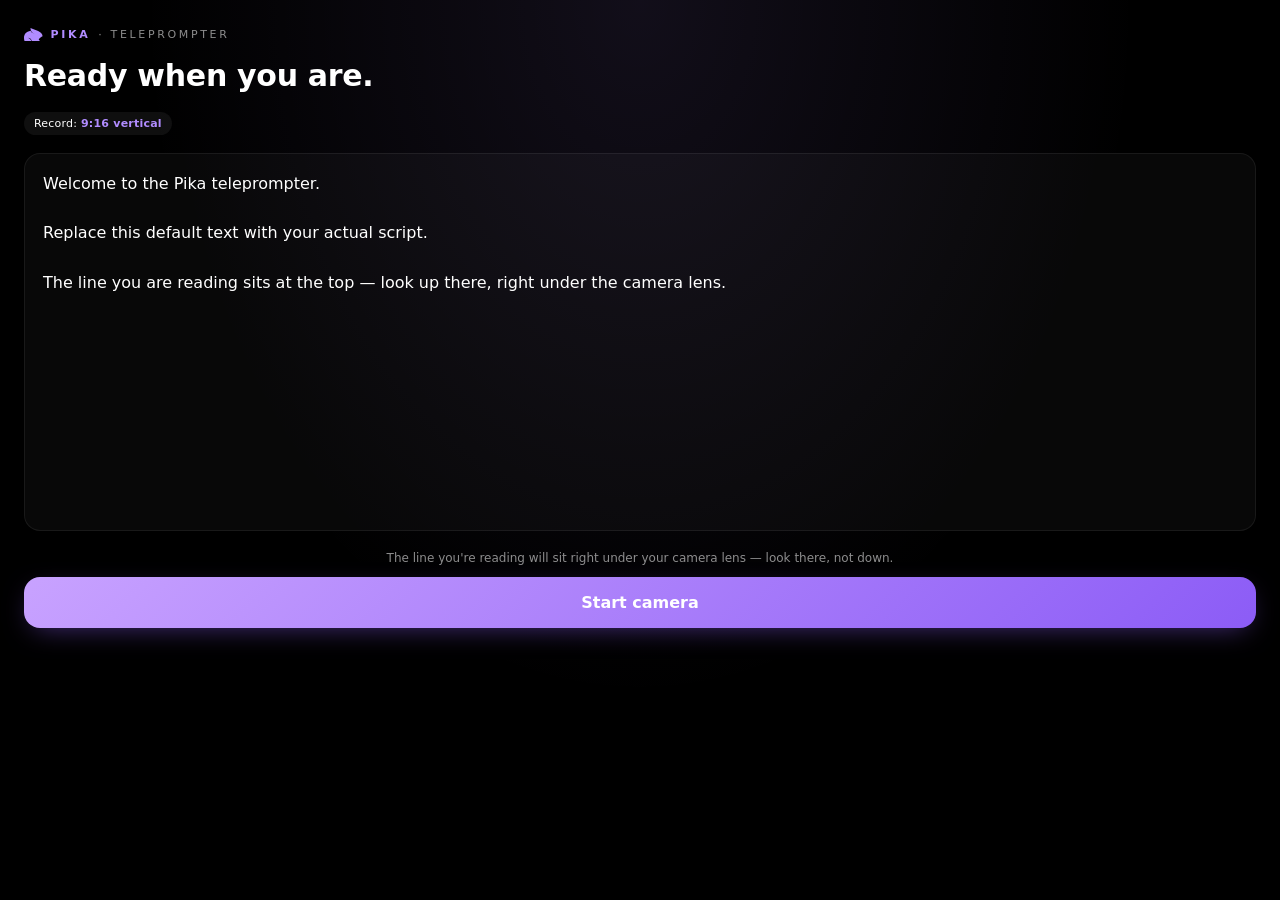
<file: .agents/skills/content-director/formats/teleprompter.html>
<!doctype html>
<html lang="en">
<head>
<meta charset="utf-8">
<meta name="viewport" content="width=device-width, initial-scale=1, maximum-scale=1, user-scalable=no, viewport-fit=cover">
<meta name="apple-mobile-web-app-capable" content="yes">
<meta name="apple-mobile-web-app-status-bar-style" content="black-translucent">
<title>Pika Teleprompter</title>
<style>
  :root {
    --bg: #000;
    --fg: #fff;
    --dim: rgba(255,255,255,0.55);
    --accent: #b18cff;
    --red: #ff3b30;
    --glass: rgba(0,0,0,0.42);
    --glass-strong: rgba(0,0,0,0.72);
    /* Clearance for the "Made on Pika" badge that pika.me overlays bottom-right */
    --badge-clearance: 52px;
  }
  * { box-sizing: border-box; -webkit-tap-highlight-color: transparent; }
  html, body { margin: 0; padding: 0; height: 100%; background: #000; color: #fff; font-family: -apple-system, BlinkMacSystemFont, "SF Pro Text", "Inter", system-ui, sans-serif; overflow: hidden; }
  body { user-select: none; -webkit-user-select: none; }
  [hidden] { display: none !important; }
  button { font-family: inherit; }

  /* ================ START SCREEN ================ */
  #start {
    position: fixed; inset: 0; padding: 28px 24px;
    padding-top: max(28px, env(safe-area-inset-top));
    padding-bottom: calc(max(28px, env(safe-area-inset-bottom)) + var(--badge-clearance));
    display: flex; flex-direction: column; gap: 18px;
    background:
      radial-gradient(ellipse at top, rgba(177,140,255,0.10) 0%, transparent 55%),
      #000;
    overflow-y: auto;
  }
  .brand { font-size: 11px; letter-spacing: 0.24em; text-transform: uppercase; color: var(--dim); display: flex; align-items: center; gap: 8px; }
  .brand b { color: var(--accent); font-weight: 700; }
  .pika-mark { width: auto; height: 13px; color: var(--accent); display: inline-block; flex: 0 0 auto; }
  #start h1 { margin: 0; font-size: 30px; font-weight: 700; letter-spacing: -0.01em; line-height: 1.15; }
  .meta-chips { display: flex; flex-wrap: wrap; gap: 6px; }
  .chip { font-size: 11px; background: rgba(255,255,255,0.06); padding: 5px 10px; border-radius: 999px; color: var(--fg); letter-spacing: 0.02em; }
  .chip b { color: var(--accent); font-weight: 600; }
  #script-preview {
    font-size: 16px; line-height: 1.55; white-space: pre-wrap;
    background: rgba(255,255,255,0.03); border: 1px solid rgba(255,255,255,0.07);
    border-radius: 16px; padding: 18px; max-height: 42vh; overflow-y: auto;
    flex: 1 1 auto; min-height: 100px;
  }
  .start-bottom { display: flex; flex-direction: column; gap: 10px; }
  .start-tip { font-size: 12px; color: var(--dim); text-align: center; line-height: 1.5; }
  .btn-primary {
    width: 100%; padding: 16px; border-radius: 16px; border: 0;
    background: linear-gradient(135deg, #c8a2ff 0%, #8c5cf6 100%); color: #fff;
    font-size: 16px; font-weight: 700; cursor: pointer;
    box-shadow: 0 8px 28px -10px rgba(140,92,246,0.55);
  }
  .btn-primary:active { transform: translateY(1px); }
  .err { color: var(--red); font-size: 13px; text-align: center; padding: 8px 12px; background: rgba(255,59,48,0.08); border: 1px solid rgba(255,59,48,0.25); border-radius: 10px; }

  /* QR section — "Open on phone" */
  .qr-section {
    margin-top: 14px;
    display: flex; flex-direction: row; align-items: center; gap: 14px;
    padding: 14px 14px 14px 16px;
    background: rgba(255,255,255,0.04);
    border: 1px solid rgba(255,255,255,0.08);
    border-radius: 16px;
  }
  .qr-section.hidden { display: none; }
  .qr-info { flex: 1; display: flex; flex-direction: column; gap: 4px; min-width: 0; }
  .qr-label { font-size: 10px; letter-spacing: 0.2em; text-transform: uppercase; color: var(--accent); font-weight: 600; }
  .qr-title { font-size: 14px; font-weight: 600; color: var(--fg); }
  .qr-tip { font-size: 11px; color: var(--dim); line-height: 1.4; }
  .qr-canvas {
    width: 96px; height: 96px;
    background: #fff;
    padding: 6px;
    border-radius: 10px;
    flex: 0 0 96px;
    display: flex; align-items: center; justify-content: center;
  }
  .qr-canvas img { width: 100%; height: 100%; display: block; image-rendering: pixelated; }
  @media (min-width: 560px) {
    .qr-canvas { width: 128px; height: 128px; flex-basis: 128px; }
  }

  /* ================ RECORD SCREEN ================ */
  #stage { position: fixed; inset: 0; background: #000; }
  #camera {
    position: absolute; inset: 0; width: 100%; height: 100%;
    object-fit: cover; background: #000;
  }
  #camera.mirror { transform: scaleX(-1); }

  /* Tiny "↑ camera" dot at top center — reminds where to look */
  #lens {
    position: absolute; top: max(10px, env(safe-area-inset-top)); left: 50%;
    transform: translateX(-50%); z-index: 5;
    display: flex; align-items: center; gap: 6px;
    font-size: 10px; letter-spacing: 0.2em; text-transform: uppercase;
    color: rgba(255,255,255,0.7);
    background: rgba(0,0,0,0.4); backdrop-filter: blur(12px); -webkit-backdrop-filter: blur(12px);
    padding: 5px 11px 5px 9px; border-radius: 999px; pointer-events: none;
    border: 1px solid rgba(255,255,255,0.1);
    transition: opacity 0.3s;
  }
  #lens .dot { width: 5px; height: 5px; border-radius: 50%; background: var(--accent); box-shadow: 0 0 8px var(--accent); }

  /* Corner buttons */
  .corner { position: absolute; z-index: 9; }
  .corner.tl { top: max(10px, env(safe-area-inset-top)); left: 10px; }
  .corner.tr { top: max(10px, env(safe-area-inset-top)); right: 10px; }
  .icon-btn {
    width: 40px; height: 40px; border-radius: 50%; border: 0;
    background: var(--glass); color: var(--fg);
    backdrop-filter: blur(14px); -webkit-backdrop-filter: blur(14px);
    display: flex; align-items: center; justify-content: center;
    font-size: 16px; cursor: pointer;
    border: 1px solid rgba(255,255,255,0.08);
  }
  .icon-btn:active { transform: scale(0.94); }
  .icon-btn.on { color: var(--accent); border-color: rgba(177,140,255,0.4); }

  /* Prompter window — anchored to the very top edge of the screen so the dark gradient
     starts at the top and fades seamlessly into the camera feed. No hard horizontal edge. */
  #prompter-window {
    position: absolute; left: 0; right: 0;
    top: 0;
    height: 58vh;
    overflow: hidden;
    pointer-events: none;
    /* Fade the bottom edge to transparent so lines dissolve into the camera below */
    mask-image: linear-gradient(180deg, #000 0%, #000 72%, transparent 100%);
    -webkit-mask-image: linear-gradient(180deg, #000 0%, #000 72%, transparent 100%);
  }
  /* Soft dark vignette — strongest at top, fully clear by the bottom of the window */
  #prompter-window::before {
    content: "";
    position: absolute; inset: 0;
    background: linear-gradient(180deg, rgba(0,0,0,0.62) 0%, rgba(0,0,0,0.5) 28%, rgba(0,0,0,0.28) 55%, rgba(0,0,0,0) 100%);
    pointer-events: none;
  }
  #prompter {
    position: absolute; left: 0; right: 0; top: 0;
    /* Top padding reserves space for the "↑ camera" pill so first line clears it */
    padding: calc(max(12px, env(safe-area-inset-top)) + 48px) 22px 60vh 22px;
    text-align: center;
    will-change: transform;
  }
  .line {
    font-weight: 700; line-height: 1.28; margin: 0 0 0.45em;
    color: rgba(255,255,255,0.9);
    text-shadow:
      0 1px 2px rgba(0,0,0,0.95),
      0 2px 14px rgba(0,0,0,0.85),
      0 0 24px rgba(0,0,0,0.6);
    letter-spacing: -0.005em;
  }

  /* Read-zone glow — subtle horizontal accent + arrow pointing up at the lens */
  #readzone {
    position: absolute; left: 50%; transform: translateX(-50%);
    width: 56px; height: 0;
    border-top: 2px solid var(--accent);
    box-shadow: 0 0 14px var(--accent), 0 -2px 12px var(--accent);
    border-radius: 2px; pointer-events: none; z-index: 4;
    opacity: 0.85;
  }

  /* ================ BOTTOM CONTROL BAR ================ */
  #controls {
    position: absolute; left: 0; right: 0; bottom: 0;
    padding: 10px 16px calc(max(16px, env(safe-area-inset-bottom)) + var(--badge-clearance));
    z-index: 8;
    display: flex; flex-direction: column; align-items: stretch; gap: 10px;
    background: linear-gradient(0deg, rgba(0,0,0,0.72) 0%, rgba(0,0,0,0.42) 60%, rgba(0,0,0,0.0) 100%);
  }
  .control-row { display: flex; align-items: center; justify-content: center; gap: 28px; }
  #reshoot, #settings-btn { width: 48px; height: 48px; font-size: 18px; background: var(--glass); }
  #reshoot { border: 1px solid rgba(255,255,255,0.1); border-radius: 50%; color: var(--fg); display: flex; align-items: center; justify-content: center; cursor: pointer; backdrop-filter: blur(14px); -webkit-backdrop-filter: blur(14px); }
  #settings-btn { border: 1px solid rgba(255,255,255,0.1); border-radius: 50%; color: var(--fg); display: flex; align-items: center; justify-content: center; cursor: pointer; backdrop-filter: blur(14px); -webkit-backdrop-filter: blur(14px); }
  #reshoot:active, #settings-btn:active { transform: scale(0.94); }

  /* Live sliders — sit above the button row, always visible during recording.
     Stacked vertically on phone screens so SIZE never gets clipped; side-by-side on tablet+. */
  .live-sliders { display: flex; flex-direction: column; gap: 8px; padding: 0 4px; }
  @media (min-width: 560px) { .live-sliders { flex-direction: row; align-items: center; gap: 10px; } }
  .live-slider {
    flex: 1; display: flex; align-items: center; gap: 10px;
    background: var(--glass);
    backdrop-filter: blur(14px); -webkit-backdrop-filter: blur(14px);
    border: 1px solid rgba(255,255,255,0.08);
    border-radius: 999px;
    padding: 7px 14px;
    min-width: 0;
  }
  .live-slider label {
    font-size: 9px; letter-spacing: 0.2em; text-transform: uppercase;
    color: rgba(255,255,255,0.55); min-width: 32px;
  }
  .live-slider input[type=range] {
    flex: 1; accent-color: var(--accent);
    height: 18px; min-width: 0; background: transparent;
  }
  .live-slider .val { font-size: 10px; color: var(--fg); min-width: 28px; text-align: right; font-variant-numeric: tabular-nums; opacity: 0.85; }

  #rec-btn {
    width: 78px; height: 78px; border-radius: 50%;
    border: 4px solid rgba(255,255,255,0.95);
    background: var(--red);
    display: flex; align-items: center; justify-content: center;
    cursor: pointer; transition: transform 0.15s, background 0.15s;
    box-shadow: 0 0 0 6px rgba(0,0,0,0.25);
    position: relative;
  }
  #rec-btn .core {
    width: 58px; height: 58px; border-radius: 50%;
    background: var(--red); transition: all 0.2s ease;
  }
  #rec-btn[data-rec="true"] .core { width: 24px; height: 24px; border-radius: 7px; background: #fff; }
  #rec-btn:active { transform: scale(0.95); }

  /* Recording indicator — lives inside #controls (above the sliders), out of the prompter area */
  #rec-indicator {
    align-self: center;
    background: rgba(255,59,48,0.96); padding: 5px 12px; border-radius: 999px;
    font-size: 11px; font-weight: 700; letter-spacing: 0.1em;
    display: none; align-items: center; gap: 7px;
    font-variant-numeric: tabular-nums;
    margin-bottom: 2px;
  }
  #rec-indicator.show { display: inline-flex; }
  #rec-indicator .dot { width: 7px; height: 7px; border-radius: 50%; background: #fff; animation: blink 1s infinite; }
  @keyframes blink { 50% { opacity: 0.25; } }

  /* Countdown overlay */
  #countdown {
    position: absolute; inset: 0; display: none;
    align-items: center; justify-content: center;
    background: rgba(0,0,0,0.55); z-index: 20;
  }
  #countdown.show { display: flex; }
  #countdown .num {
    font-size: 200px; font-weight: 800; color: #fff;
    text-shadow: 0 8px 60px rgba(177,140,255,0.65), 0 0 20px rgba(0,0,0,0.5);
    font-variant-numeric: tabular-nums;
    animation: pop 0.9s ease;
  }
  @keyframes pop { 0% { transform: scale(0.6); opacity: 0; } 30% { transform: scale(1.0); opacity: 1; } 100% { transform: scale(0.9); opacity: 0; } }

  /* ================ SETTINGS SHEET ================ */
  #settings-sheet {
    position: absolute; left: 0; right: 0; bottom: 0;
    background: rgba(20,20,22,0.94);
    backdrop-filter: blur(28px); -webkit-backdrop-filter: blur(28px);
    border-top-left-radius: 28px; border-top-right-radius: 28px;
    padding: 12px 20px max(28px, env(safe-area-inset-bottom));
    z-index: 30;
    transform: translateY(100%); transition: transform 0.28s cubic-bezier(0.32, 0.72, 0, 1);
    border-top: 1px solid rgba(255,255,255,0.08);
  }
  #settings-sheet.open { transform: translateY(0); }
  .handle { width: 36px; height: 4px; background: rgba(255,255,255,0.22); border-radius: 999px; margin: 0 auto 14px; }
  .sheet-title { font-size: 12px; letter-spacing: 0.18em; text-transform: uppercase; color: var(--dim); margin-bottom: 14px; text-align: center; }
  .setting { display: flex; align-items: center; gap: 14px; padding: 10px 0; border-bottom: 1px solid rgba(255,255,255,0.05); }
  .setting:last-child { border-bottom: 0; }
  .setting-label { font-size: 14px; color: var(--fg); flex: 0 0 84px; }
  .setting-control { flex: 1; display: flex; align-items: center; gap: 10px; }
  .setting-control input[type=range] { flex: 1; accent-color: var(--accent); }
  .setting-control .val { font-size: 13px; color: var(--dim); min-width: 40px; text-align: right; font-variant-numeric: tabular-nums; }
  .toggle {
    width: 44px; height: 26px; background: rgba(255,255,255,0.14); border-radius: 999px;
    position: relative; cursor: pointer; transition: background 0.18s;
  }
  .toggle::after {
    content: ""; position: absolute; top: 2px; left: 2px;
    width: 22px; height: 22px; border-radius: 50%; background: #fff;
    transition: transform 0.18s;
  }
  .toggle.on { background: var(--accent); }
  .toggle.on::after { transform: translateX(18px); }
  #settings-close { width: 100%; padding: 14px; margin-top: 14px; border-radius: 14px; border: 0; background: rgba(255,255,255,0.1); color: #fff; font-size: 14px; font-weight: 600; cursor: pointer; }

  /* Sheet backdrop */
  #sheet-backdrop {
    position: absolute; inset: 0; background: rgba(0,0,0,0.4);
    z-index: 25; display: none; opacity: 0; transition: opacity 0.2s;
  }
  #sheet-backdrop.show { display: block; opacity: 1; }

  /* ================ PREVIEW SCREEN ================ */
  #preview { position: fixed; inset: 0; background: #000; display: none; flex-direction: column; }
  #preview.show { display: flex; }
  #playback { flex: 1; width: 100%; height: 100%; background: #000; object-fit: contain; }
  .preview-actions {
    position: absolute; left: 0; right: 0; bottom: 0;
    padding: 14px 16px calc(max(20px, env(safe-area-inset-bottom)) + var(--badge-clearance));
    background: linear-gradient(0deg, rgba(0,0,0,0.92) 0%, rgba(0,0,0,0.5) 65%, rgba(0,0,0,0) 100%);
    display: grid; grid-template-columns: 1fr 1fr; gap: 10px;
  }
  .btn-ghost { padding: 14px; border-radius: 14px; border: 1px solid rgba(255,255,255,0.16); background: rgba(255,255,255,0.06); color: #fff; font-size: 14px; font-weight: 600; cursor: pointer; }
  .share-status { position: absolute; top: max(20px, env(safe-area-inset-top)); left: 50%; transform: translateX(-50%); background: rgba(0,0,0,0.75); padding: 8px 14px; border-radius: 999px; font-size: 12px; z-index: 7; backdrop-filter: blur(14px); -webkit-backdrop-filter: blur(14px); }
  .share-status.ok { color: #34c759; }
  .share-status.err { color: var(--red); }
</style>
</head>
<body>

<!-- ============ START ============ -->
<div id="start">
  <div class="brand"><svg class="pika-mark" viewBox="0 0 3000 2097.8" aria-hidden="true"><path fill="currentColor" d="M82.6,2097.9h1083.3c-17.5-175.1-143.1-367-450.2-497.8v-12.9c357.9,109.5,486.6,296.5,539.1,510.6h1336.4 l-215-183.3c125.7-393.4,623.8-579.4,623.8-579.4c-17.6-315.6-180.1-609.8-723.5-848.1L1040.7,0c41.5,519.1,226.5,816.8,690.4,889.8 v12.7c-322.3-7.9-546-151.1-659.5-445.7v-0.1C87.2,636.4-150.1,1385.8,82.6,2097.9z"/></svg> <b>PIKA</b> · TELEPROMPTER</div>
  <h1 id="start-title">Ready when you are.</h1>
  <div class="meta-chips" id="meta"></div>
  <div id="script-preview">Loading…</div>
  <div class="qr-section hidden" id="qr-section">
    <div class="qr-info">
      <div class="qr-label">📱 OPEN ON PHONE</div>
      <div class="qr-title">Scan to record on mobile</div>
      <div class="qr-tip">Same script, just better camera and a more comfortable framing.</div>
    </div>
    <div class="qr-canvas" id="qr-canvas"></div>
  </div>

  <div class="start-bottom">
    <div class="start-tip">The line you're reading will sit right under your camera lens — look there, not down.</div>
    <button class="btn-primary" id="start-btn">Start camera</button>
    <div class="err" id="start-err" hidden></div>
  </div>
</div>

<!-- ============ RECORD STAGE ============ -->
<div id="stage" hidden>
  <video id="camera" autoplay muted playsinline></video>

  <div id="lens"><span class="dot"></span> camera</div>

  <div id="prompter-window">
    <div id="prompter"></div>
  </div>
  <div id="readzone"></div>

  <div class="corner tl">
    <button class="icon-btn" id="close-btn" title="Back">✕</button>
  </div>
  <div class="corner tr">
    <button class="icon-btn on" id="mirror-btn" title="Mirror">⇋</button>
  </div>

  <div id="countdown"><div class="num">3</div></div>

  <div id="controls">
    <div id="rec-indicator"><span class="dot"></span><span id="rec-time">00:00</span></div>
    <div class="live-sliders">
      <div class="live-slider">
        <label>SPEED</label>
        <input type="range" id="speed-range" min="60" max="240" value="140" step="5" aria-label="Speed">
        <span class="val"><span id="speed-val">140</span></span>
      </div>
      <div class="live-slider">
        <label>SIZE</label>
        <input type="range" id="size-range" min="22" max="46" value="30" step="1" aria-label="Size">
        <span class="val"><span id="size-val">30</span></span>
      </div>
    </div>
    <div class="control-row">
      <button id="reshoot" title="Re-shoot">⟲</button>
      <button id="rec-btn" data-rec="false" title="Record"><span class="core"></span></button>
      <button id="settings-btn" title="Settings">⚙</button>
    </div>
  </div>

  <div id="sheet-backdrop"></div>
  <div id="settings-sheet">
    <div class="handle"></div>
    <div class="sheet-title">Settings</div>
    <div class="setting">
      <div class="setting-label">Mirror</div>
      <div class="setting-control"><div class="toggle on" id="mirror-toggle"></div></div>
    </div>
    <div class="setting">
      <div class="setting-label">Manual</div>
      <div class="setting-control"><div class="toggle" id="manual-toggle"></div></div>
    </div>
    <button id="settings-close">Done</button>
  </div>
</div>

<!-- ============ PREVIEW ============ -->
<div id="preview">
  <video id="playback" controls playsinline></video>
  <div class="share-status" id="share-status" hidden></div>
  <div class="preview-actions" id="preview-actions">
    <button class="btn-ghost" id="reshoot-from-preview">Re-shoot</button>
    <button class="btn-primary" id="share-btn">Share</button>
  </div>
</div>

<script>
(() => {
  // ============ PARAMS ============
  // Preferred path: /r?t=... fetches script + upload_url + aspect_ratio from MCP.
  // Legacy/local fallback: plain URL params carry script metadata and #upload carries upload_url.
  const params = new URLSearchParams(location.search);
  const hashParams = new URLSearchParams(location.hash ? location.hash.replace(/^#/, '') : '');
  const pick = (key, fallback) => {
    const v = params.get(key);
    if (v !== null && v !== '') return v;
    return fallback;
  };
  const pickSecret = (key, fallback) => {
    const v = hashParams.get(key);
    if (v !== null && v !== '') return v;
    return fallback;
  };
  const ALLOWED_MCP_ORIGINS = new Set([
    'https://mcp.pika.me',
    'https://staging-mcp.pika.bot',
    'http://localhost:3000',
    'http://127.0.0.1:3000'
  ]);
  const DEFAULT_MCP_ORIGIN = 'https://mcp.pika.me';
  function safeMcpOrigin(raw) {
    const candidate = raw || DEFAULT_MCP_ORIGIN;
    try {
      const url = new URL(candidate);
      const origin = url.origin;
      return ALLOWED_MCP_ORIGINS.has(origin) ? origin : DEFAULT_MCP_ORIGIN;
    } catch (e) {
      return DEFAULT_MCP_ORIGIN;
    }
  }
  function safeUploadUrl(raw) {
    if (!raw) return '';
    try {
      const url = new URL(raw);
      if (!ALLOWED_MCP_ORIGINS.has(url.origin)) return '';
      if (!/^\/api\/upload-return\/[A-Za-z0-9_-]{24,128}$/.test(url.pathname)) return '';
      url.hash = '';
      return url.toString();
    } catch (e) {
      return '';
    }
  }
  function safeCompleteUrl(raw, uploadOrigin) {
    if (!raw) return '';
    try {
      const url = new URL(raw);
      if (url.origin !== uploadOrigin) return '';
      if (!/^\/api\/upload-return\/[A-Za-z0-9_-]{24,128}\/complete$/.test(url.pathname)) return '';
      url.hash = '';
      return url.toString();
    } catch (e) {
      return '';
    }
  }
  let script = (pick('script', pick('s', "Welcome to the Pika teleprompter.\n\nReplace this default text with your actual script.\n\nThe line you are reading sits at the top — look up there, right under the camera lens."))).trim();
  let handle = pick('handle', '');
  let trend = pick('trend', '');
  let format = pick('format', '');
  let sessionId = pick('session', (crypto.randomUUID ? crypto.randomUUID() : String(Date.now())));
  let uploadUrl = safeUploadUrl(pickSecret('upload', ''));
  const DEFAULT_ASPECT_RATIO = '9:16';
  const ASPECT_RATIO_PRESETS = {
    '9:16': { width: 1080, height: 1920, label: '9:16 vertical' },
    '16:9': { width: 1920, height: 1080, label: '16:9 landscape' },
    '1:1': { width: 1080, height: 1080, label: '1:1 square' },
    '4:5': { width: 1080, height: 1350, label: '4:5 portrait' }
  };
  const RECORD_FPS = 30;
  function normalizeAspectRatio(value) {
    return ASPECT_RATIO_PRESETS[value] ? value : DEFAULT_ASPECT_RATIO;
  }
  let aspectRatio = normalizeAspectRatio(pick('aspect_ratio', pick('aspect', DEFAULT_ASPECT_RATIO)));
  function recordPreset() {
    return ASPECT_RATIO_PRESETS[aspectRatio] || ASPECT_RATIO_PRESETS[DEFAULT_ASPECT_RATIO];
  }

  // ============ STATE ============
  const $ = sel => document.querySelector(sel);
  const startEl = $('#start');
  const stageEl = $('#stage');
  const previewEl = $('#preview');
  const cameraEl = $('#camera');
  const prompterEl = $('#prompter');
  const prompterWin = $('#prompter-window');
  const readzoneEl = $('#readzone');
  const recBtn = $('#rec-btn');
  const reshootBtn = $('#reshoot');
  const settingsBtn = $('#settings-btn');
  const settingsSheet = $('#settings-sheet');
  const sheetBackdrop = $('#sheet-backdrop');
  const closeBtn = $('#close-btn');
  const mirrorBtn = $('#mirror-btn');
  const mirrorToggle = $('#mirror-toggle');
  const manualToggle = $('#manual-toggle');
  const speedRange = $('#speed-range');
  const sizeRange = $('#size-range');
  const speedValEl = $('#speed-val');
  const sizeValEl = $('#size-val');
  const recIndicator = $('#rec-indicator');
  const recTimeEl = $('#rec-time');
  const countdownEl = $('#countdown');
  const countdownNum = countdownEl.querySelector('.num');
  const lensEl = $('#lens');
  const playback = $('#playback');
  const shareStatus = $('#share-status');

  let mediaStream = null;
  let mediaRecorder = null;
  let recordedChunks = [];
  let recordedBlob = null;
  let isUploading = false;
  let isRecording = false;
  let isScrolling = false; // prompter only scrolls during recording
  let manualMode = false;
  let mirrored = true;
  let lastFrame = 0;
  let scrollY = 0;
  let wpm = 140;
  let fontPx = 30;
  let recStartTs = 0;
  let recTimerInt = null;
  let lineEls = [];
  // Mirror-recording (canvas-based) state
  let mirrorCanvas = null;
  let mirrorRAF = 0;
  let mirrorStream = null;

  async function loadRemoteHandoff() {
    const token = params.get('t');
    if (!token) return;
    const mcpOrigin = safeMcpOrigin(params.get('mcp'));
    const endpoint = mcpOrigin + '/api/teleprompter-handoff?t=' + encodeURIComponent(token);
    const res = await fetch(endpoint, {
      method: 'GET',
      headers: { 'Accept': 'application/json' },
      cache: 'no-store'
    });
    let data = {};
    try { data = await res.json(); } catch (e) {}
    if (!res.ok) {
      throw new Error(data.message || data.error || ('HTTP ' + res.status));
    }
    if (typeof data.script !== 'string' || !data.script.trim()) {
      throw new Error('Handoff response missing script');
    }
    script = data.script.trim();
    handle = typeof data.handle === 'string' ? data.handle : '';
    trend = typeof data.trend === 'string' ? data.trend : '';
    format = typeof data.format === 'string' ? data.format : '';
    aspectRatio = normalizeAspectRatio(typeof data.aspect_ratio === 'string' ? data.aspect_ratio : '');
    uploadUrl = safeUploadUrl(typeof data.upload_url === 'string' ? data.upload_url : '');
    sessionId = token.slice(0, 12);
    if (!uploadUrl) throw new Error('Handoff response missing safe upload_url');
  }

  // ============ INIT START SCREEN ============
  function initStart() {
    const titleParts = [];
    if (handle) titleParts.push('@' + handle.replace(/^@/, ''));
    if (trend) titleParts.push(trend);
    if (titleParts.length) $('#start-title').textContent = titleParts.join(' · ');
    const metaEl = $('#meta');
    while (metaEl.firstChild) metaEl.removeChild(metaEl.firstChild);
    if (format) {
      const pill = document.createElement('span');
      pill.className = 'chip';
      pill.append('Format: ');
      const b = document.createElement('b');
      b.textContent = format;
      pill.appendChild(b);
      metaEl.appendChild(pill);
    }
    if (handle) {
      const pill = document.createElement('span');
      pill.className = 'chip';
      pill.textContent = '@' + handle.replace(/^@/, '');
      metaEl.appendChild(pill);
    }
    const aspectPill = document.createElement('span');
    aspectPill.className = 'chip';
    aspectPill.append('Record: ');
    const aspectText = document.createElement('b');
    aspectText.textContent = recordPreset().label;
    aspectPill.appendChild(aspectText);
    metaEl.appendChild(aspectPill);
    $('#script-preview').textContent = script;
    refreshShareActionLabel();
  }

  // ============ CAMERA ============
  async function startCamera() {
    try {
      const preset = recordPreset();
      const constraints = {
        video: {
          facingMode: 'user',
          width: { ideal: preset.width },
          height: { ideal: preset.height },
          aspectRatio: { ideal: preset.width / preset.height }
        },
        audio: { echoCancellation: true, noiseSuppression: true, sampleRate: 48000 }
      };
      mediaStream = await navigator.mediaDevices.getUserMedia(constraints);
      cameraEl.srcObject = mediaStream;
      cameraEl.classList.toggle('mirror', mirrored);
      return true;
    } catch (e) {
      const err = $('#start-err');
      err.textContent = 'Camera access failed: ' + (e.message || e.name || 'unknown') + '. Make sure this page is loaded over HTTPS (or localhost) and tap Start in response to a tap.';
      err.hidden = false;
      return false;
    }
  }

  // ============ PROMPTER ============
  function renderPrompter() {
    const rawLines = script.split(/\n+/).map(l => l.trim()).filter(Boolean);
    const lines = [];
    // Split every line on natural pauses — . , ! ? — and em-dashes — so each beat is its own chunk.
    // Then merge orphans (< 8 chars OR a leading conjunction/article on its own) into the previous chunk.
    // Finally, force-break any chunk that's still too long at the most natural break word.
    const ORPHAN_WORDS = new Set(['and','or','but','so','because','if','when','that','which','a','an','the','to','of','in','on','at']);
    const BREAK_WORDS = new Set(['and','or','but','so','because','that','which','when','if','to','for','with','of','in','on','at','by','as','from','per','about','into','over','under','than']);
    const MAX_WORDS_PER_LINE = 7;

    function splitLong(s) {
      const words = s.split(/\s+/);
      if (words.length <= MAX_WORDS_PER_LINE) return [s];
      // Find the best break point in the middle 60% of the chunk, preferring BREAK_WORDS, falling back to the midpoint.
      const lo = Math.max(1, Math.floor(words.length * 0.35));
      const hi = Math.min(words.length - 1, Math.ceil(words.length * 0.7));
      let breakIdx = -1;
      for (let i = lo; i <= hi; i++) {
        const w = words[i].toLowerCase().replace(/[^a-z]/g, '');
        if (BREAK_WORDS.has(w)) {
          // Prefer the one nearest the center
          if (breakIdx === -1 || Math.abs(i - words.length / 2) < Math.abs(breakIdx - words.length / 2)) breakIdx = i;
        }
      }
      if (breakIdx < 1) breakIdx = Math.floor(words.length / 2);
      const left = words.slice(0, breakIdx).join(' ');
      const right = words.slice(breakIdx).join(' ');
      return [...splitLong(left), ...splitLong(right)];
    }

    for (const ln of rawLines) {
      const parts = ln.split(/(?<=[.!?,—])\s+/).map(s => s.trim()).filter(Boolean);
      for (const p of parts) {
        const subChunks = splitLong(p);
        for (const chunk of subChunks) {
          if (!lines.length) { lines.push(chunk); continue; }
          const first = chunk.split(/\s+/)[0].toLowerCase().replace(/[^a-z]/g, '');
          const isOrphan = chunk.length < 8 || (chunk.length < 18 && ORPHAN_WORDS.has(first));
          if (isOrphan) {
            lines[lines.length - 1] = lines[lines.length - 1] + ' ' + chunk;
          } else {
            lines.push(chunk);
          }
        }
      }
    }
    while (prompterEl.firstChild) prompterEl.removeChild(prompterEl.firstChild);
    for (const ln of lines) {
      const div = document.createElement('div');
      div.className = 'line';
      div.textContent = ln;
      prompterEl.appendChild(div);
    }
    lineEls = Array.from(prompterEl.querySelectorAll('.line'));
    refreshWordCounts();
    applyFontSize();
    positionReadZone();
    // Initial state: first line sits right ON the read zone so the user can see what they'll start with.
    // We compute the offset needed to align line 0's center with the read zone target.
    requestAnimationFrame(() => {
      anchorFirstLine();
      requestAnimationFrame(loop);
    });
  }

  function anchorFirstLine() {
    if (!lineEls.length) return;
    const targetY = readZoneTargetY();
    const first = lineEls[0].getBoundingClientRect();
    const firstCenter = first.top + first.height / 2;
    // Lead-in: park the first line ~1.5 line heights BELOW the read zone so when scrolling
    // starts, it travels visibly upward into position before the user has to speak it.
    // (Without this, line 1 is on the read zone the instant REC fires — too sudden to track.)
    const lineH = fontPx * 1.28 + fontPx * 0.45;
    const leadInOffset = lineH * 1.5;
    scrollY += (firstCenter - targetY) - leadInOffset;
    applyTransform();
  }

  function readZoneTargetY() {
    const wr = prompterWin.getBoundingClientRect();
    return wr.top + Math.max(40, wr.height * 0.18); // 18% from top of prompter window
  }

  function positionReadZone() {
    const y = readZoneTargetY();
    readzoneEl.style.top = y + 'px';
  }

  function applyFontSize() {
    prompterEl.style.fontSize = fontPx + 'px';
  }

  function applyTransform() {
    prompterEl.style.transform = 'translateY(' + (-scrollY) + 'px)';
  }

  // Pixels-per-second is computed PER LINE based on actual word count, so a 1-word line
  // gets time to breathe and a 20-word line scrolls past at the right pace.
  // Velocity at any moment = (distance to next line's center) / (dwell time of the active line).
  let _wordCounts = []; // cached per-line word counts
  function pixelsPerSecond() {
    if (!lineEls.length) return 30;
    const targetY = readZoneTargetY();
    // Find the active line — the one closest to the read zone.
    let activeIdx = 0, bestDist = Infinity;
    for (let i = 0; i < lineEls.length; i++) {
      const r = lineEls[i].getBoundingClientRect();
      const center = r.top + r.height / 2;
      const d = Math.abs(center - targetY);
      if (d < bestDist) { bestDist = d; activeIdx = i; }
    }
    if (activeIdx >= lineEls.length - 1) return 18; // last line — slow drift
    const wordsHere = _wordCounts[activeIdx] || 1;
    // Dwell time = how long the speaker should spend on this line, derived from wpm.
    // Floor at 0.55s so short interjections (e.g. "Cents.") aren't blink-and-miss.
    const dwellSec = Math.max(0.55, wordsHere / (wpm / 60));
    const curR = lineEls[activeIdx].getBoundingClientRect();
    const nxtR = lineEls[activeIdx + 1].getBoundingClientRect();
    const distance = (nxtR.top + nxtR.height / 2) - (curR.top + curR.height / 2);
    return distance / dwellSec;
  }

  function refreshWordCounts() {
    _wordCounts = lineEls.map(el => el.textContent.trim().split(/\s+/).filter(Boolean).length);
  }

  function loop(ts) {
    if (!lastFrame) lastFrame = ts;
    const dt = Math.min(0.08, (ts - lastFrame) / 1000);
    lastFrame = ts;
    if (isScrolling && !manualMode) {
      scrollY += pixelsPerSecond() * dt;
      applyTransform();
    }
    const targetY = readZoneTargetY();
    for (const el of lineEls) {
      const r = el.getBoundingClientRect();
      const center = r.top + r.height / 2;
      const dist = Math.abs(center - targetY);
      const prox = Math.max(0, 1 - dist / 180);
      const above = center < targetY - 8;
      const opacity = above ? Math.max(0.12, prox * 0.55) : Math.max(0.34, 0.34 + prox * 0.66);
      const scale = 0.82 + prox * 0.42;
      el.style.opacity = opacity.toFixed(3);
      el.style.transform = 'scale(' + scale.toFixed(3) + ')';
      el.style.transformOrigin = 'center top';
      el.style.color = prox > 0.55 ? '#fff' : 'rgba(255,255,255,0.85)';
    }
    requestAnimationFrame(loop);
  }

  function tapAdvance() {
    if (!lineEls.length) return;
    const targetY = readZoneTargetY();
    let currentIdx = 0, bestDist = Infinity;
    for (let i = 0; i < lineEls.length; i++) {
      const r = lineEls[i].getBoundingClientRect();
      const center = r.top + r.height / 2;
      const d = Math.abs(center - targetY);
      if (d < bestDist) { bestDist = d; currentIdx = i; }
    }
    const nextIdx = Math.min(lineEls.length - 1, currentIdx + 1);
    if (nextIdx === currentIdx) return;
    const cur = lineEls[currentIdx].getBoundingClientRect();
    const nxt = lineEls[nextIdx].getBoundingClientRect();
    scrollY += (nxt.top + nxt.height / 2) - (cur.top + cur.height / 2);
    applyTransform();
  }

  // ============ RECORDING ============
  function pickMime() {
    const cands = [
      'video/mp4;codecs=h264,aac',
      'video/mp4',
      'video/webm;codecs=vp9,opus',
      'video/webm;codecs=vp8,opus',
      'video/webm'
    ];
    for (const c of cands) {
      if (typeof MediaRecorder !== 'undefined' && MediaRecorder.isTypeSupported(c)) return c;
    }
    return '';
  }

  function wait(ms) { return new Promise(r => setTimeout(r, ms)); }

  async function runCountdown() {
    countdownEl.classList.add('show');
    for (let i = 3; i >= 1; i--) {
      countdownNum.textContent = String(i);
      // re-trigger the pop animation
      countdownNum.style.animation = 'none';
      countdownNum.offsetHeight;
      countdownNum.style.animation = '';
      await wait(900);
    }
    countdownEl.classList.remove('show');
  }

  function drawVideoCover(ctx, video, canvasW, canvasH, shouldMirror) {
    const sourceW = video.videoWidth || canvasW;
    const sourceH = video.videoHeight || canvasH;
    const sourceRatio = sourceW / sourceH;
    const targetRatio = canvasW / canvasH;
    let sx = 0;
    let sy = 0;
    let sw = sourceW;
    let sh = sourceH;

    if (sourceRatio > targetRatio) {
      sw = sourceH * targetRatio;
      sx = (sourceW - sw) / 2;
    } else {
      sh = sourceW / targetRatio;
      sy = (sourceH - sh) / 2;
    }

    ctx.save();
    if (shouldMirror) {
      ctx.translate(canvasW, 0);
      ctx.scale(-1, 1);
    }
    ctx.drawImage(video, sx, sy, sw, sh, 0, 0, canvasW, canvasH);
    ctx.restore();
  }

  // Build the stream we actually record. Route video through the requested target-aspect canvas.
  // Audio track is passed through directly from the mic.
  function buildRecordStream() {
    const videoTrack = mediaStream.getVideoTracks()[0];
    if (!videoTrack) return mediaStream;
    mirrorCanvas = document.createElement('canvas');
    if (!mirrorCanvas.captureStream) return mediaStream;
    const preset = recordPreset();
    mirrorCanvas.width = preset.width;
    mirrorCanvas.height = preset.height;
    const ctx = mirrorCanvas.getContext('2d');
    let active = true;
    function tick() {
      if (!active) return;
      if (cameraEl.readyState >= 2) {
        drawVideoCover(ctx, cameraEl, preset.width, preset.height, mirrored);
      }
      mirrorRAF = requestAnimationFrame(tick);
    }
    mirrorRAF = requestAnimationFrame(tick);
    mirrorCanvas.__stop = () => { active = false; };
    const canvasStream = mirrorCanvas.captureStream(RECORD_FPS);
    mirrorStream = new MediaStream([
      ...canvasStream.getVideoTracks(),
      ...mediaStream.getAudioTracks()
    ]);
    return mirrorStream;
  }

  function teardownMirrorStream() {
    if (mirrorRAF) { cancelAnimationFrame(mirrorRAF); mirrorRAF = 0; }
    if (mirrorCanvas && mirrorCanvas.__stop) mirrorCanvas.__stop();
    mirrorCanvas = null;
    if (mirrorStream) {
      try { mirrorStream.getTracks().forEach(t => { if (t.kind === 'video') t.stop(); }); } catch (e) {}
      mirrorStream = null;
    }
  }

  async function startRecording() {
    if (isRecording || !mediaStream) return;
    // Reset prompter to first line
    anchorFirstLine();
    isScrolling = false;
    await runCountdown();
    recordedChunks = [];
    const mime = pickMime();
    const streamToRecord = buildRecordStream();
    try {
      mediaRecorder = new MediaRecorder(streamToRecord, mime ? { mimeType: mime } : undefined);
    } catch (e) {
      alert('MediaRecorder unavailable: ' + e.message);
      teardownMirrorStream();
      return;
    }
    mediaRecorder.ondataavailable = e => { if (e.data && e.data.size) recordedChunks.push(e.data); };
    mediaRecorder.onstop = () => {
      const type = mime || (recordedChunks[0] && recordedChunks[0].type) || 'video/webm';
      recordedBlob = new Blob(recordedChunks, { type });
      showPreview();
    };
    mediaRecorder.start(250);
    isRecording = true;
    isScrolling = true;
    recBtn.dataset.rec = 'true';
    recIndicator.classList.add('show');
    lensEl.style.opacity = '0';
    recStartTs = performance.now();
    recTimeEl.textContent = '00:00';
    recTimerInt = setInterval(() => {
      const s = Math.floor((performance.now() - recStartTs) / 1000);
      recTimeEl.textContent = String(Math.floor(s/60)).padStart(2,'0') + ':' + String(s%60).padStart(2,'0');
    }, 250);
  }

  function stopRecording() {
    if (!isRecording) return;
    isRecording = false;
    isScrolling = false;
    recBtn.dataset.rec = 'false';
    recIndicator.classList.remove('show');
    lensEl.style.opacity = '';
    clearInterval(recTimerInt);
    try { mediaRecorder.stop(); } catch (e) {}
    // Stop the canvas mirror pipeline after the recorder fully flushes (onstop)
    setTimeout(teardownMirrorStream, 250);
  }

  // ============ PREVIEW & SHARE ============
  function showPreview() {
    if (!recordedBlob) return;
    playback.src = URL.createObjectURL(recordedBlob);
    stageEl.hidden = true;
    previewEl.classList.add('show');
  }

  function backToRecord() {
    previewEl.classList.remove('show');
    stageEl.hidden = false;
    if (playback.src) { URL.revokeObjectURL(playback.src); playback.src = ''; }
    recordedBlob = null;
    anchorFirstLine();
    isScrolling = false;
    shareStatus.hidden = true;
  }

  // Pre-detect if the browser supports navigator.share with files — used to decide whether
  // the Share button opens the native share sheet (iOS AirDrop / Save Video / etc.) or
  // falls back to a download. Web Share API for files: iOS Safari 14+, Android Chrome.
  function canNativeShareFiles() {
    if (!navigator.share || !navigator.canShare) return false;
    try {
      const probe = new File(['x'], 'probe.mp4', { type: 'video/mp4' });
      return navigator.canShare({ files: [probe] });
    } catch (e) { return false; }
  }

  async function shareRecording() {
    if (!recordedBlob) return;
    const ext = extFor(recordedBlob.type);
    const fileName = 'pika-take-' + sessionId.slice(0, 8) + '.' + ext;
    const file = new File([recordedBlob], fileName, { type: recordedBlob.type, lastModified: Date.now() });

    if (canNativeShareFiles()) {
      try {
        await navigator.share({ files: [file], title: 'Pika Teleprompter take' });
        shareStatus.hidden = false;
        shareStatus.className = 'share-status ok';
        shareStatus.textContent = '✓ Shared.';
      } catch (e) {
        // AbortError = user cancelled the share sheet — silent
        if (e.name === 'AbortError') return;
        shareStatus.hidden = false;
        shareStatus.className = 'share-status err';
        shareStatus.textContent = 'Share failed: ' + (e.message || e.name);
      }
    } else {
      // Desktop / unsupported browser → download
      const a = document.createElement('a');
      a.href = URL.createObjectURL(recordedBlob);
      a.download = fileName;
      document.body.appendChild(a);
      a.click();
      a.remove();
      shareStatus.hidden = false;
      shareStatus.className = 'share-status ok';
      shareStatus.textContent = '✓ Saved to downloads.';
    }
  }

  async function uploadRecording() {
    if (!uploadUrl || !recordedBlob || isUploading) return false;
    isUploading = true;
    const shareBtn = $('#share-btn');
    const previousLabel = shareBtn.textContent;
    shareBtn.disabled = true;
    shareBtn.textContent = 'Uploading…';
    shareStatus.hidden = false;
    shareStatus.className = 'share-status';
    shareStatus.textContent = 'Uploading take…';
    try {
      const uploadOrigin = new URL(uploadUrl).origin;
      const startRes = await fetch(uploadUrl, {
        method: 'POST',
        headers: {
          'Content-Type': 'application/json'
        },
        body: JSON.stringify({
          mime_type: recordedBlob.type || 'video/webm',
          size_bytes: recordedBlob.size
        })
      });
      let startData = {};
      try { startData = await startRes.json(); } catch (e) {}
      if (!startRes.ok) {
        throw new Error(startData.message || startData.error || ('HTTP ' + startRes.status));
      }
      if (startData.uploaded && startData.public_url) {
        shareStatus.className = 'share-status ok';
        shareStatus.textContent = '✓ Uploaded. Return to chat.';
        shareBtn.textContent = 'Uploaded';
        return true;
      }
      if (String(startData.direct_upload_method || 'PUT').toUpperCase() !== 'PUT') {
        throw new Error('Unexpected direct upload method');
      }
      if (String(startData.complete_method || 'POST').toUpperCase() !== 'POST') {
        throw new Error('Unexpected completion method');
      }
      if (!startData.direct_upload_url || !startData.attempt_id) {
        throw new Error('Upload start response missing direct_upload_url or attempt_id');
      }
      const completeUrl = safeCompleteUrl(startData.complete_url, uploadOrigin);
      if (!completeUrl) {
        throw new Error('Upload start response missing safe complete_url');
      }
      const directHeaders = {};
      const returnedHeaders = startData.direct_upload_headers;
      if (returnedHeaders && typeof returnedHeaders === 'object') {
        for (const [k, v] of Object.entries(returnedHeaders)) {
          if (typeof v === 'string') directHeaders[k] = v;
        }
      }
      if (!directHeaders['Content-Type']) {
        directHeaders['Content-Type'] = recordedBlob.type || 'video/webm';
      }
      const putRes = await fetch(startData.direct_upload_url, {
        method: 'PUT',
        headers: directHeaders,
        body: recordedBlob
      });
      if (!putRes.ok) {
        throw new Error('Direct upload failed with HTTP ' + putRes.status);
      }
      const completeRes = await fetch(completeUrl, {
        method: 'POST',
        headers: {
          'Content-Type': 'application/json'
        },
        body: JSON.stringify({ attempt_id: startData.attempt_id })
      });
      let completeData = {};
      try { completeData = await completeRes.json(); } catch (e) {}
      if (!completeRes.ok) {
        throw new Error(completeData.message || completeData.error || ('HTTP ' + completeRes.status));
      }
      shareStatus.className = 'share-status ok';
      shareStatus.textContent = completeData.public_url ? '✓ Uploaded. Return to chat.' : '✓ Uploaded.';
      shareBtn.textContent = 'Uploaded';
      return true;
    } catch (e) {
      shareStatus.className = 'share-status err';
      shareStatus.textContent = 'Upload failed: ' + (e.message || e.name || 'unknown') + '. Opening Share/Save fallback.';
      shareBtn.textContent = previousLabel;
      return false;
    } finally {
      isUploading = false;
      shareBtn.disabled = false;
    }
  }

  async function uploadOrShareRecording() {
    if (uploadUrl) {
      const uploaded = await uploadRecording();
      if (uploaded) return;
    }
    await shareRecording();
  }

  if (window.__PIKA_TELEPROMPTER_E2E__) {
    window.__pikaTeleprompterE2E = {
      get uploadUrl() { return uploadUrl; },
      get aspectRatio() { return aspectRatio; },
      recordPreset,
      setRecordedBlobForTest(blob) { recordedBlob = blob; },
      uploadRecording
    };
  }

  function extFor(mime) {
    if (!mime) return 'webm';
    if (mime.includes('mp4')) return 'mp4';
    return 'webm';
  }

  // ============ SETTINGS SHEET ============
  function openSheet() { settingsSheet.classList.add('open'); sheetBackdrop.classList.add('show'); }
  function closeSheet() { settingsSheet.classList.remove('open'); sheetBackdrop.classList.remove('show'); }

  // ============ EVENT WIRING ============
  $('#start-btn').addEventListener('click', async () => {
    const ok = await startCamera();
    if (!ok) return;
    startEl.hidden = true;
    stageEl.hidden = false;
    renderPrompter();
  });

  recBtn.addEventListener('click', () => { if (isRecording) stopRecording(); else startRecording(); });
  reshootBtn.addEventListener('click', () => {
    if (isRecording) stopRecording();
    recordedBlob = null; recordedChunks = [];
    anchorFirstLine();
    isScrolling = false;
  });
  settingsBtn.addEventListener('click', openSheet);
  sheetBackdrop.addEventListener('click', closeSheet);
  $('#settings-close').addEventListener('click', closeSheet);

  closeBtn.addEventListener('click', () => {
    if (isRecording) stopRecording();
    if (confirm('Close the teleprompter? Any unsaved take will be lost.')) {
      stageEl.hidden = true;
      startEl.hidden = false;
    }
  });

  function setMirror(on) {
    mirrored = on;
    cameraEl.classList.toggle('mirror', mirrored);
    mirrorBtn.classList.toggle('on', mirrored);
    mirrorToggle.classList.toggle('on', mirrored);
  }
  mirrorBtn.addEventListener('click', () => setMirror(!mirrored));
  mirrorToggle.addEventListener('click', () => setMirror(!mirrored));

  manualToggle.addEventListener('click', () => {
    manualMode = !manualMode;
    manualToggle.classList.toggle('on', manualMode);
  });

  speedRange.addEventListener('input', () => { wpm = parseInt(speedRange.value, 10); speedValEl.textContent = String(wpm); });
  sizeRange.addEventListener('input', () => {
    fontPx = parseInt(sizeRange.value, 10);
    sizeValEl.textContent = String(fontPx);
    applyFontSize();
    positionReadZone();
    // re-anchor so adjusting size doesn't visually jump the active line off-zone
    requestAnimationFrame(() => { if (!isRecording) anchorFirstLine(); });
  });

  // Tap on prompter area = advance one line (in manual mode), or pause/resume scroll (normal)
  prompterWin.addEventListener('click', (e) => {
    // only react when stage visible
    if (stageEl.hidden) return;
    if (manualMode) {
      tapAdvance();
    } else if (isRecording) {
      isScrolling = !isScrolling;
    }
  });

  $('#reshoot-from-preview').addEventListener('click', backToRecord);
  $('#share-btn').addEventListener('click', uploadOrShareRecording);

  function refreshShareActionLabel() {
    if (uploadUrl) {
      $('#share-btn').textContent = 'Upload';
    } else if (!canNativeShareFiles()) {
      $('#share-btn').textContent = 'Save';
    } else {
      $('#share-btn').textContent = 'Share';
    }
  }

  // Tweak label based on capability: "Upload" with upload-return, "Share" on iOS/Android, "Save" on desktop browsers
  refreshShareActionLabel();

  window.addEventListener('resize', () => { positionReadZone(); });
  window.addEventListener('orientationchange', () => setTimeout(() => { positionReadZone(); anchorFirstLine(); }, 150));

  async function boot() {
    try {
      await loadRemoteHandoff();
      initStart();
    } catch (e) {
      const err = $('#start-err');
      err.textContent = 'Could not load teleprompter handoff: ' + (e.message || e.name || 'unknown');
      err.hidden = false;
      $('#script-preview').textContent = 'This recording link is unavailable or expired.';
      $('#start-btn').disabled = true;
    }
  }

  boot();
})();
</script>
</body>
</html>
</file>
